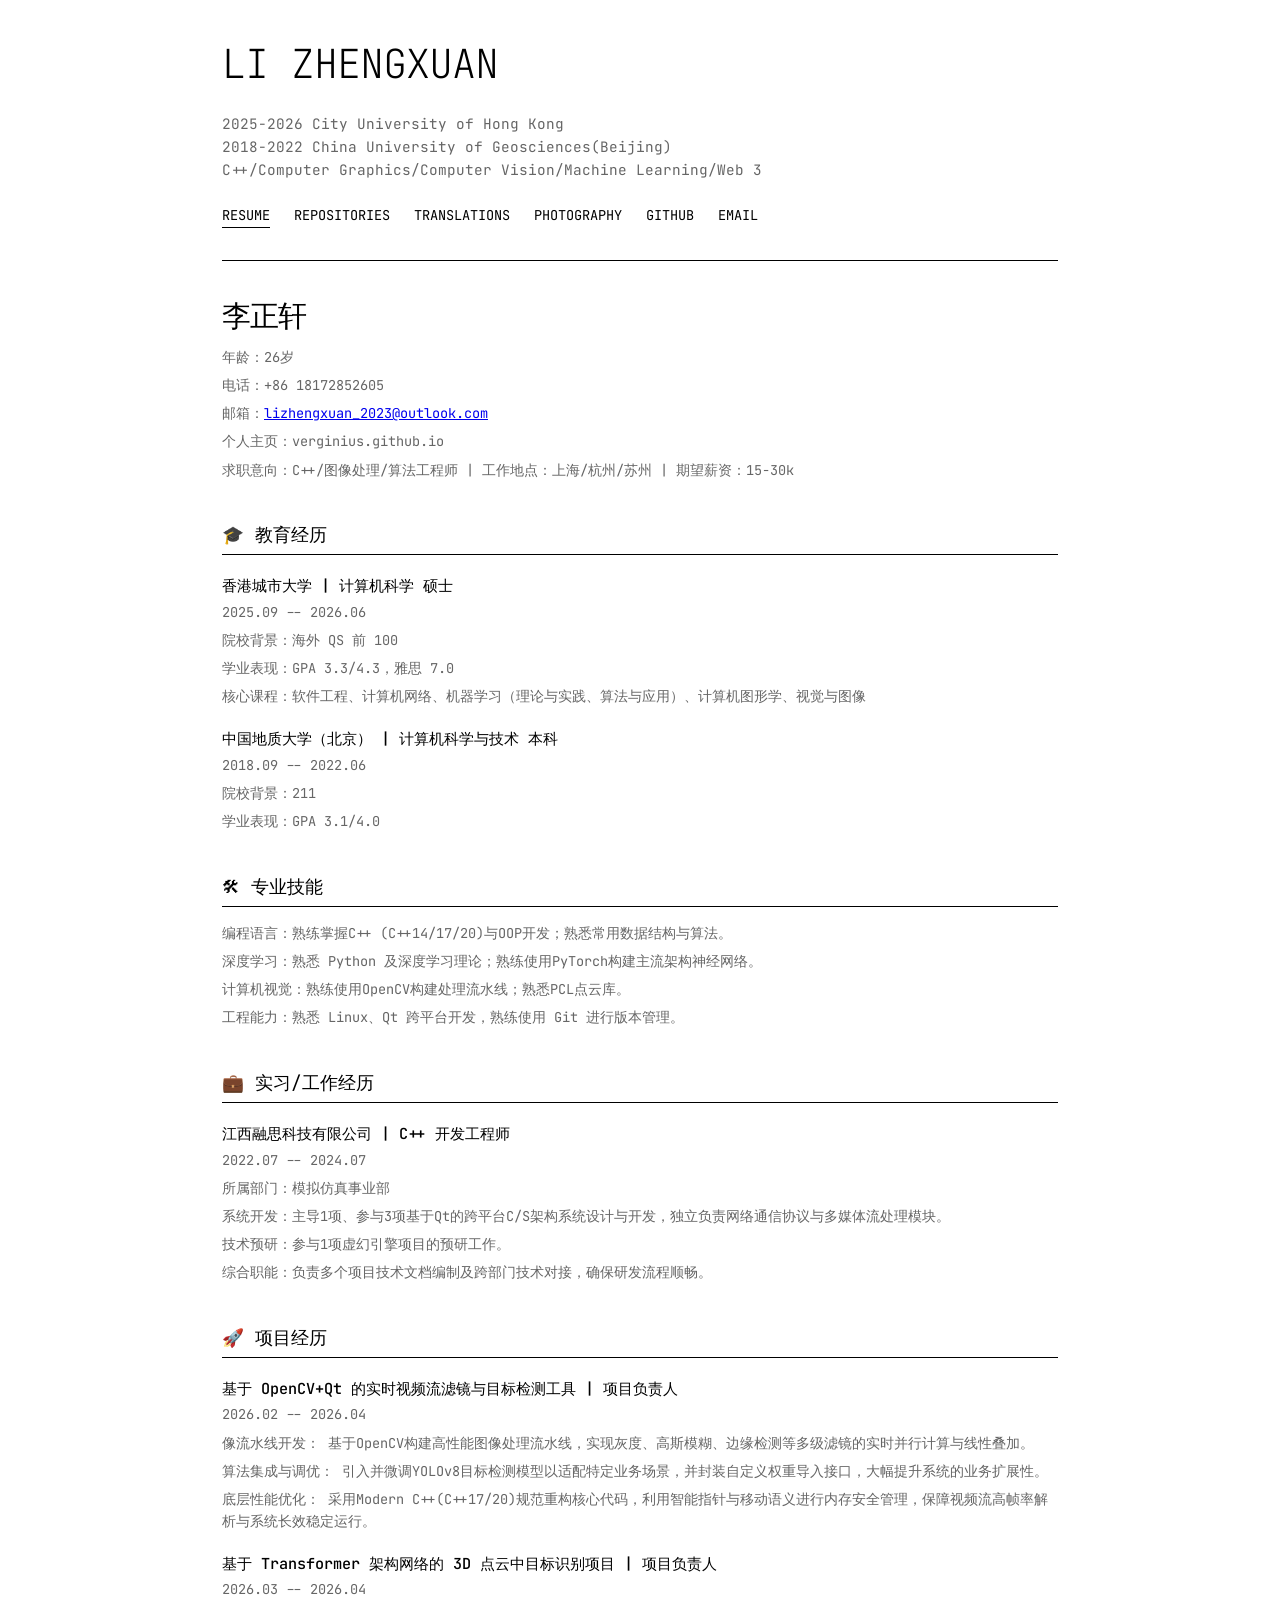
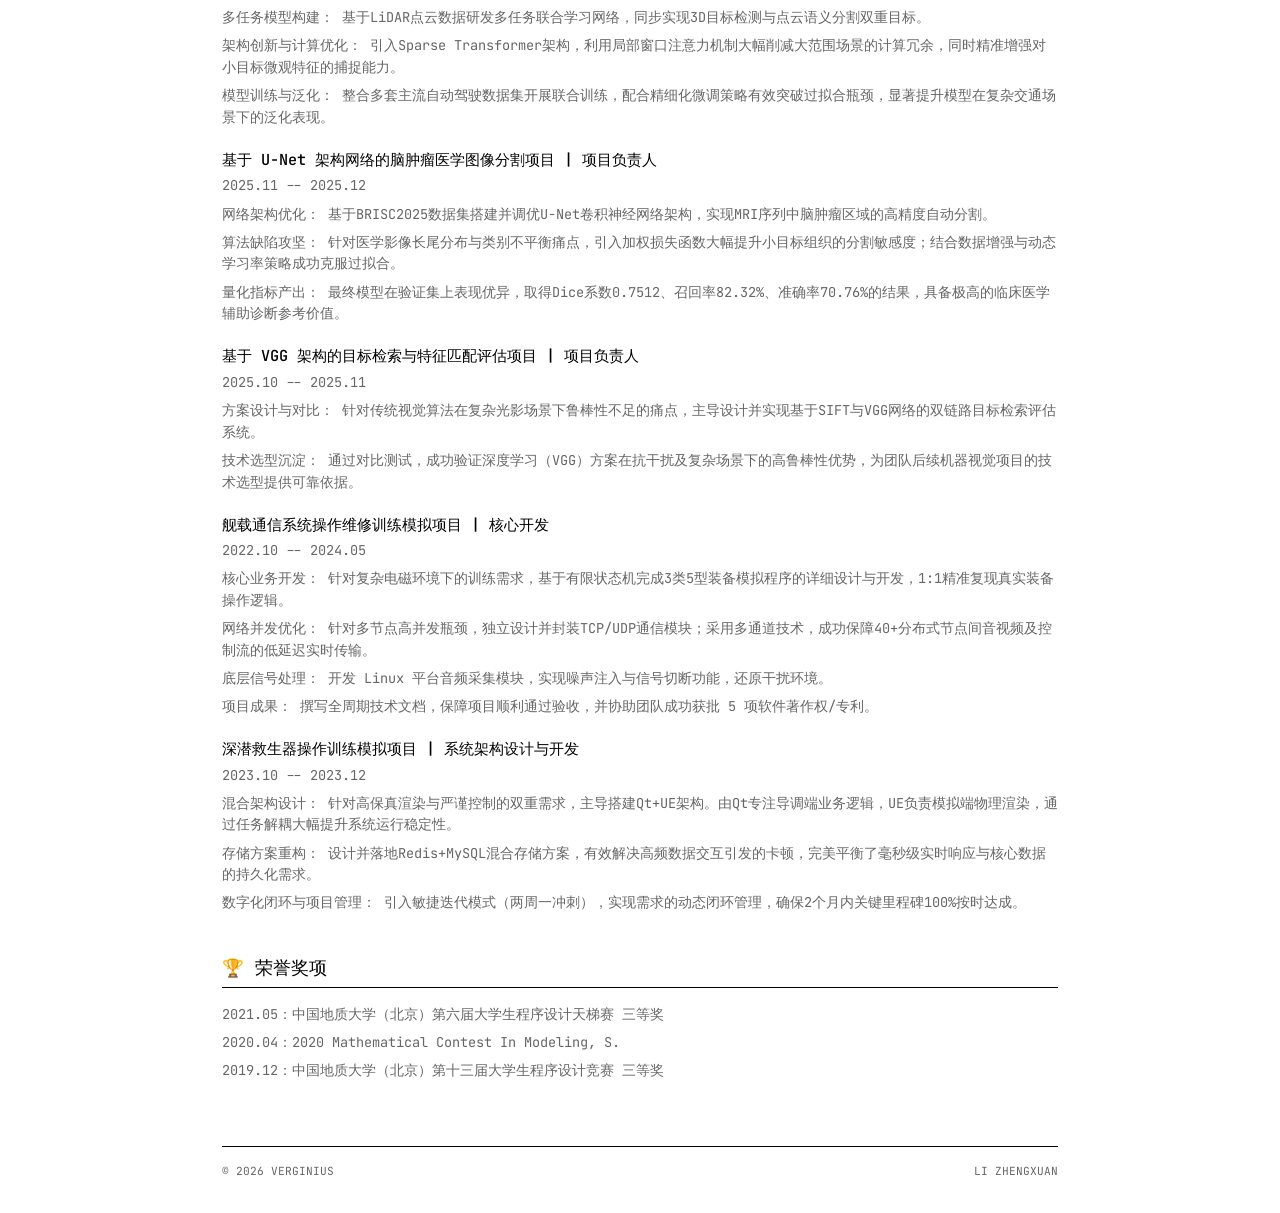
<file: index.html>
<!DOCTYPE html>
<html lang="zh-CN">
<head>
    <meta charset="UTF-8">
    <meta name="viewport" content="width=device-width, initial-scale=1.0">
    <title>Verginius | Repository Hub</title>
    <link rel="stylesheet" href="assets/common.css">
    <script src="assets/common.js" defer></script>
    <style>
        /* CV / Markdown Styles */
        #cv-content h1 {
            font-size: 1.8rem;
            font-weight: 200;
            letter-spacing: -1px;
            text-transform: uppercase;
            margin-bottom: 0.5rem;
        }

        #cv-content h2 {
            font-size: 1.1rem;
            font-weight: 400;
            text-transform: uppercase;
            margin-top: 2.5rem;
            margin-bottom: 1rem;
            padding-bottom: 0.3rem;
            border-bottom: var(--border-style);
        }

        #cv-content h3 {
            font-size: 0.95rem;
            font-weight: 500;
            margin-top: 1.2rem;
            margin-bottom: 0.2rem;
        }

        #cv-content p {
            font-size: 0.85rem;
            color: var(--dim-color);
            margin-bottom: 0.4rem;
        }

        #cv-content ul {
            list-style: none;
            padding: 0;
        }

        #cv-content ul li {
            font-size: 0.85rem;
            color: var(--dim-color);
            padding-left: 1rem;
            margin-bottom: 0.3rem;
            position: relative;
        }

        #cv-content ul li::before {
            content: "—";
            position: absolute;
            left: 0;
            opacity: 0.4;
        }

        #cv-content strong {
            color: var(--text-color);
            font-weight: 500;
        }

        #cv-loading {
            padding: 2rem;
            text-align: center;
            font-style: italic;
            color: var(--dim-color);
        }
    </style>
</head>
<body>

    <header id="site-header"></header>

    <main>
        <div id="cv-loading">Loading resume...</div>
        <div id="cv-content"></div>
    </main>

    <footer>
        <span>&copy; <span id="year"></span> VERGINIUS</span>
        <span>LI ZHENGXUAN</span>
    </footer>

    <script src="/js/marked.min.js"></script>
    <script src="/js/sql/sql-wasm.js"></script>
    <script>
        async function loadCV() {
            try {
                const SQL = await initSqlJs({
                    locateFile: file => `/js/sql/${file}`
                });
                const response = await fetch('assets/data.db');
                if (!response.ok) throw new Error('DB not found');
                const buffer = await response.arrayBuffer();
                const db = new SQL.Database(new Uint8Array(buffer));

                const result = db.exec("SELECT content FROM documents WHERE name = 'cv'");
                if (result.length > 0) {
                    document.getElementById('cv-loading').style.display = 'none';
                    document.getElementById('cv-content').innerHTML = marked.parse(result[0].values[0][0]);
                }
            } catch (err) {
                document.getElementById('cv-loading').textContent = 'Unable to load resume.';
                console.error(err);
            }
        }

        window.addEventListener('DOMContentLoaded', loadCV);
    </script>
</file>
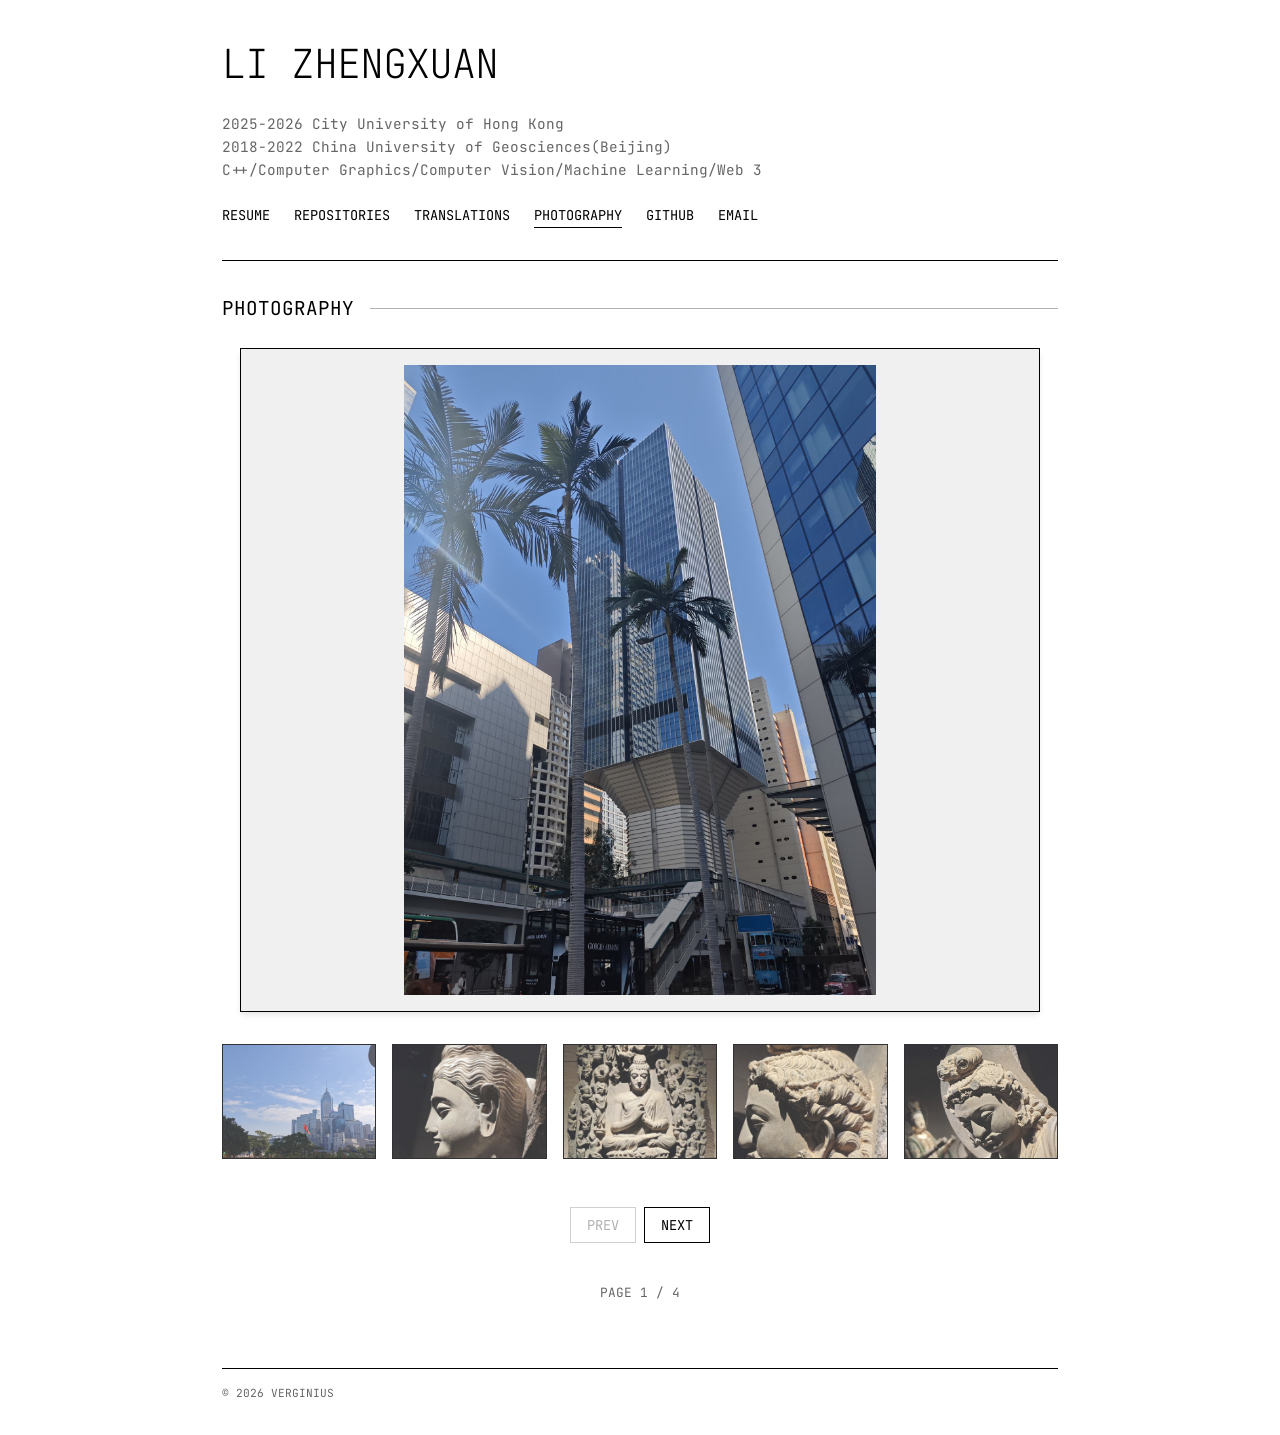
<file: photography.html>
<!DOCTYPE html>
<html lang="zh-CN">
<head>
    <meta charset="UTF-8">
    <meta name="viewport" content="width=device-width, initial-scale=1.0">
    <title>Verginius | Photography</title>
    <link rel="stylesheet" href="assets/common.css">
    <script src="assets/common.js" defer></script>
    <style>
        /* Photography Section Styles */
        #photo-layout {
            display: flex;
            flex-direction: column;
            gap: 2rem;
            align-items: center; /* Center the featured image */
        }

        #featured-wrapper {
            width: 100%;
            max-width: 800px; /* Limit max width for better viewing on large screens */
            display: flex;
            justify-content: center;
            align-items: center;
            background-color: var(--hover-bg);
            border: var(--border-style);
            padding: 1rem;
            box-shadow: 0 4px 6px -1px rgba(0, 0, 0, 0.1);
            min-height: 400px; /* Reserve space to prevent layout jump */
        }

        #featured-image {
            max-width: 100%;
            max-height: 70vh; /* Don't be too tall */
            object-fit: contain;
            cursor: zoom-in; /* Indicate full size view */
            transition: opacity 0.3s ease;
        }

        #thumbnails-container {
            display: grid;
            grid-template-columns: repeat(5, 1fr); /* 5 columns for the remaining photos */
            gap: 1rem;
            width: 100%;
        }

        .thumbnail-card {
            border: var(--border-style);
            aspect-ratio: 4/3;
            overflow: hidden;
            background-color: var(--hover-bg);
            cursor: pointer;
            opacity: 0.8;
            transition: all 0.2s ease;
        }

        .thumbnail-card:hover {
            opacity: 1;
            transform: translateY(-2px);
            box-shadow: 0 4px 6px -1px rgba(0, 0, 0, 0.1);
        }

        .thumbnail-card img {
            width: 100%;
            height: 100%;
            object-fit: cover;
            display: block; 
        }

        /* Mobile adjustments */
        @media (max-width: 768px) {
            #thumbnails-container {
                grid-template-columns: repeat(3, 1fr); /* 3 cols on mobile */
                gap: 0.5rem;
            }
            #featured-wrapper {
                padding: 0.5rem;
                min-height: 300px;
            }
        }
        
        .pagination {
            display: flex;
            justify-content: center;
            gap: 0.5rem;
            margin-top: 1rem;
        }

        .pagination button {
            background: none;
            border: var(--border-style);
            color: var(--text-color);
            padding: 0.5rem 1rem;
            cursor: pointer;
            font-family: inherit;
            font-size: 0.85rem;
            transition: all 0.2s;
        }

        .pagination button:hover:not(:disabled) {
            background-color: var(--text-color);
            color: var(--bg-color);
        }
        
        .pagination button:disabled {
            opacity: 0.3;
            cursor: not-allowed;
            border-color: var(--dim-color);
        }
        
        .pagination-info {
            text-align: center; 
            font-size: 0.8rem;
            color: var(--dim-color);
            margin-top: 0.5rem;
        }

    </style>
</head>
<body>

    <header id="site-header"></header>

    <main>
        <div class="section-title">PHOTOGRAPHY</div>
        <div id="photo-layout">
            <div id="featured-wrapper">
                <img id="featured-image" alt="Featured Work" onclick="viewFullSize()">
            </div>
            <div id="thumbnails-container">
                <!-- 5 items will be loaded here -->
            </div>
            <div class="pagination">
                <button id="prev-btn" onclick="changePage(-1)">PREV</button>
                <button id="next-btn" onclick="changePage(1)">NEXT</button>
            </div>
            <div id="page-info" class="pagination-info">Page 1</div>
        </div>
    </main>

    <footer>
        <span>&copy; <span id="year"></span> VERGINIUS</span>
    </footer>

    <script src="/js/sql/sql-wasm.js"></script>
    <script>
        let db = null;
        let photoFilenames = [];
        const blobURLs = new Map();
        const itemsPerPage = 6;
        let currentPage = 1;
        let currentFeaturedIndex = 0;

        async function initDB() {
            document.getElementById('page-info').textContent = 'Loading...';
            document.getElementById('prev-btn').disabled = true;
            document.getElementById('next-btn').disabled = true;
            try {
                const SQL = await initSqlJs({
                    locateFile: file => `/js/sql/${file}`
                });
                const response = await fetch('assets/data.db');
                if (!response.ok) throw new Error('DB not found');
                const buffer = await response.arrayBuffer();
                db = new SQL.Database(new Uint8Array(buffer));

                const result = db.exec('SELECT filename FROM photos ORDER BY filename DESC');
                if (result.length > 0) {
                    photoFilenames = result[0].values.map(row => row[0]);
                }
                renderPhotos();
            } catch (err) {
                document.getElementById('page-info').textContent = 'Failed to load photos.';
                console.error(err);
            }
        }

        function getImageURL(filename) {
            if (blobURLs.has(filename)) return blobURLs.get(filename);
            const result = db.exec('SELECT data FROM photos WHERE filename = ?', [filename]);
            if (!result.length) return null;
            const blob = new Blob([result[0].values[0][0]], { type: 'image/jpeg' });
            const url = URL.createObjectURL(blob);
            blobURLs.set(filename, url);
            return url;
        }

        function renderPhotos() {
            if (!db) return;
            const start = (currentPage - 1) * itemsPerPage;
            const end = start + itemsPerPage;
            const pageItems = photoFilenames.slice(start, end);
            if (pageItems.length === 0) return;
            if (currentFeaturedIndex >= pageItems.length) currentFeaturedIndex = 0;

            const featuredImg = document.getElementById('featured-image');
            featuredImg.style.opacity = 0.5;
            setTimeout(() => {
                featuredImg.src = getImageURL(pageItems[currentFeaturedIndex]);
                featuredImg.alt = pageItems[currentFeaturedIndex];
                featuredImg.style.opacity = 1;
            }, 100);

            const thumbsContainer = document.getElementById('thumbnails-container');
            thumbsContainer.innerHTML = '';
            pageItems.forEach((filename, index) => {
                if (index === currentFeaturedIndex) return;
                const card = document.createElement('div');
                card.className = 'thumbnail-card';
                const img = document.createElement('img');
                img.src = getImageURL(filename);
                img.alt = filename;
                img.loading = 'lazy';
                card.appendChild(img);
                card.onclick = () => { currentFeaturedIndex = index; renderPhotos(); };
                card.title = 'View larger';
                thumbsContainer.appendChild(card);
            });

            document.getElementById('prev-btn').disabled = currentPage === 1;
            document.getElementById('next-btn').disabled = end >= photoFilenames.length;
            const totalPages = Math.ceil(photoFilenames.length / itemsPerPage);
            document.getElementById('page-info').textContent = `PAGE ${currentPage} / ${totalPages}`;
        }

        function changePage(delta) {
            currentPage += delta;
            currentFeaturedIndex = 0;
            renderPhotos();
        }

        function viewFullSize() {
            const featuredImg = document.getElementById('featured-image');
            if (featuredImg.src) window.open(featuredImg.src, '_blank');
        }

        window.addEventListener('DOMContentLoaded', initDB);
    </script>
</body>
</html>
</file>
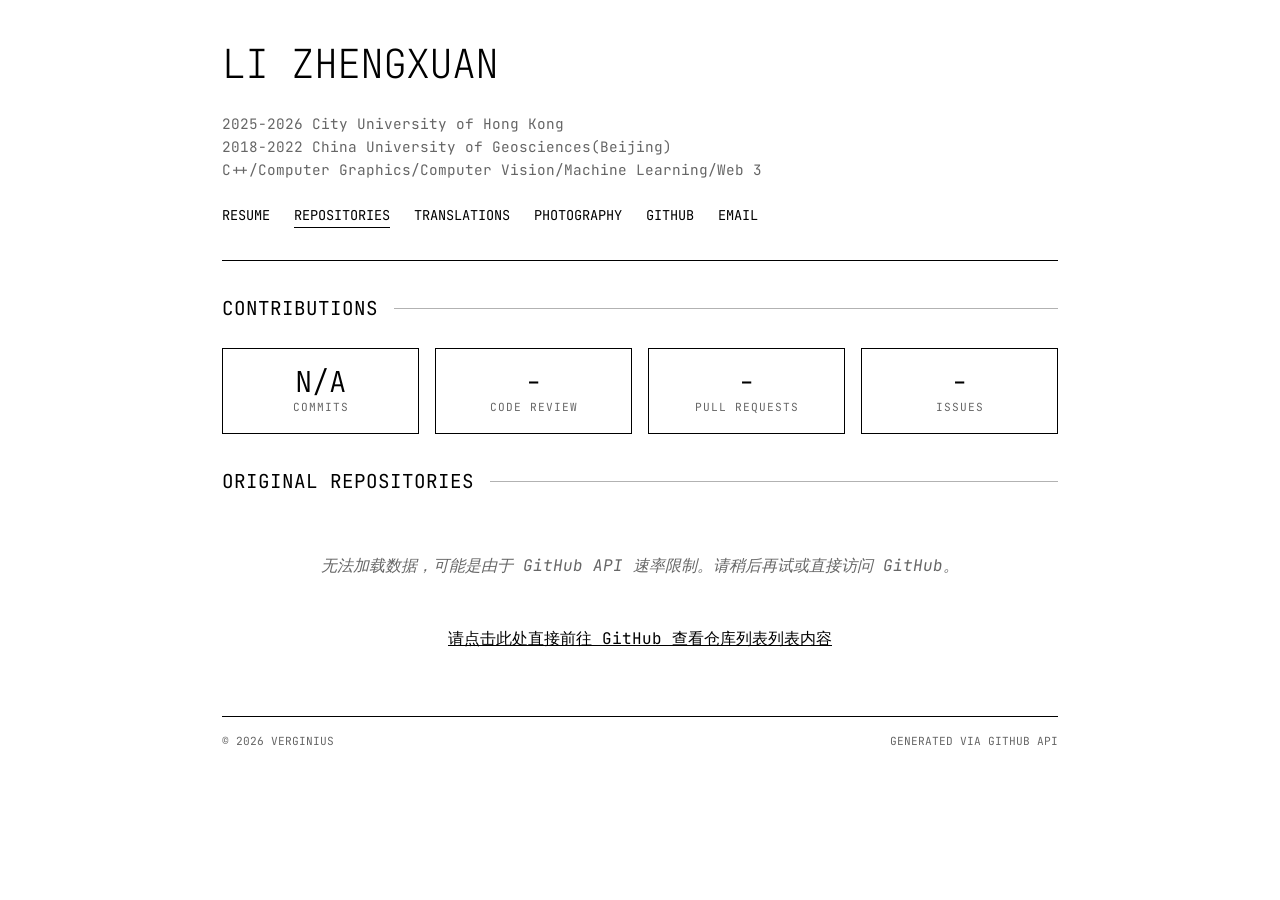
<file: repositories.html>
<!DOCTYPE html>
<html lang="zh-CN">
<head>
    <meta charset="UTF-8">
    <meta name="viewport" content="width=device-width, initial-scale=1.0">
    <title>Verginius | Repository Hub</title>
    <link rel="stylesheet" href="assets/common.css">
    <script src="assets/common.js" defer></script>
    <style>
        #repo-container {
            display: grid;
            grid-template-columns: 1fr;
            gap: 1rem;
        }

        .repo-card {
            border: var(--border-style);
            padding: 1.5rem;
            text-decoration: none;
            color: inherit;
            transition: all 0.2s ease;
            position: relative;
            overflow: hidden;
        }

        .repo-card:hover {
            background-color: var(--hover-bg);
            transform: translateX(5px);
        }

        .repo-header {
            display: flex;
            justify-content: space-between;
            align-items: baseline;
            margin-bottom: 0.5rem;
        }

        .repo-name {
            font-size: 1.1rem;
            font-weight: 500;
        }

        .repo-stats {
            font-size: 0.8rem;
            color: var(--dim-color);
        }

        .repo-desc {
            font-size: 0.85rem;
            color: var(--dim-color);
            max-width: 80%;
        }

        .repo-lang {
            margin-top: 1rem;
            display: inline-block;
            font-size: 0.7rem;
            padding: 2px 8px;
            border: var(--border-style);
            opacity: 0.7;
        }

        #loading, #error {
            padding: 2rem;
            text-align: center;
            font-style: italic;
            color: var(--dim-color);
        }

        @media (max-width: 600px) {
            .repo-header { flex-direction: column; }
            .repo-stats { margin-top: 0.5rem; }
            .stats-grid { grid-template-columns: repeat(2, 1fr); }
        }

        /* Stats Grid Styles */
        .stats-grid {
            display: grid;
            grid-template-columns: repeat(4, 1fr);
            gap: 1rem;
            margin-bottom: 2rem;
            animation: fadeIn 0.5s ease-in;
        }

        .stat-box {
            border: var(--border-style);
            padding: 1rem;
            display: flex;
            flex-direction: column;
            align-items: center;
            justify-content: center;
            text-decoration: none;
            color: inherit;
            transition: transform 0.2s, background-color 0.2s;
        }

        .stat-box:hover {
            transform: translateY(-2px);
            background: var(--hover-bg);
        }

        .stat-value {
            font-size: 1.8rem;
            font-weight: 300;
            line-height: 1.2;
        }

        .stat-label {
            font-size: 0.7rem;
            color: var(--dim-color);
            letter-spacing: 1px;
            text-transform: uppercase;
        }

        @keyframes fadeIn {
            from { opacity: 0; transform: translateY(10px); }
            to { opacity: 1; transform: translateY(0); }
        }
    </style>
</head>
<body>

    <header id="site-header"></header>

    <main>
        <div class="section-title">CONTRIBUTIONS</div>
        <div id="stats-loading" style="text-align: center; color: var(--dim-color); margin-bottom: 2rem;">Loading stats...</div>
        <div class="stats-grid" id="stats-grid" style="display: none;">
            <a href="https://github.com/search?q=author:Verginius&type=Commits" target="_blank" class="stat-box">
                <div class="stat-value" id="stat-commits">-</div>
                <div class="stat-label">Commits</div>
            </a>
            <a href="https://github.com/pulls?q=is:pr+reviewed-by:Verginius" target="_blank" class="stat-box">
                <div class="stat-value" id="stat-reviews">-</div>
                <div class="stat-label">Code Review</div>
            </a>
            <a href="https://github.com/pulls?q=is:pr+author:Verginius" target="_blank" class="stat-box">
                <div class="stat-value" id="stat-prs">-</div>
                <div class="stat-label">Pull Requests</div>
            </a>
             <a href="https://github.com/issues?q=is:issue+author:Verginius" target="_blank" class="stat-box">
                <div class="stat-value" id="stat-issues">-</div>
                <div class="stat-label">Issues</div>
            </a>
        </div>

        <div class="section-title">ORIGINAL REPOSITORIES</div>
        <div id="loading">正在扫描原创仓库...</div>
        <div id="error" style="display: none;">无法加载数据，可能是由于 GitHub API 速率限制。请稍后再试或直接访问 GitHub。</div>
        <div id="repo-container"></div>
    </main>

    <footer>
        <span>&copy; <span id="year"></span> VERGINIUS</span>
        <span>GENERATED VIA GITHUB API</span>
    </footer>

    <script>
        const GITHUB_USERNAME = 'Verginius';

        /**
         * 获取用户贡献统计数据
         */
        async function fetchContributionStats() {
            const statsGrid = document.getElementById('stats-grid');
            const statsLoading = document.getElementById('stats-loading');
            
            // 使用 localStorage 缓存数据 (1小时)，避免频繁触发 API 限制
            const CACHE_KEY = `github_stats_${GITHUB_USERNAME}`;
            const cached = localStorage.getItem(CACHE_KEY);
            if (cached) {
                try {
                    const parsed = JSON.parse(cached);
                    // 1小时过期 time < 3600000
                    if (Date.now() - parsed.timestamp < 3600000) {
                        updateStatsUI(parsed.data);
                        return;
                    }
                } catch (e) { localStorage.removeItem(CACHE_KEY); }
            }

            const queries = [
                // Commits - 这是一个近似值，通过搜索 API 获取
                { key: 'commits', url: `https://api.github.com/search/commits?q=author:${GITHUB_USERNAME}&sort=author-date&order=desc`, headers: {'Accept': 'application/vnd.github.cloak-preview'} },
                // Code Review - 搜索 review 过的 PR
                { key: 'reviews', url: `https://api.github.com/search/issues?q=reviewed-by:${GITHUB_USERNAME}+type:pr` },
                // Pull Requests - 用户创建的 PR
                { key: 'prs', url: `https://api.github.com/search/issues?q=author:${GITHUB_USERNAME}+type:pr` },
                // Issues - 用户创建的 Issue
                { key: 'issues', url: `https://api.github.com/search/issues?q=author:${GITHUB_USERNAME}+type:issue` }
            ];

            try {
                // 使用 Promise.allSettled 允许部分失败
                const results = await Promise.allSettled(queries.map(q => 
                    fetch(q.url, { headers: q.headers || {} })
                        .then(r => {
                            if (!r.ok) throw new Error(r.status);
                            return r.json();
                        })
                        .then(data => ({ key: q.key, count: data.total_count }))
                ));

                const stats = {};
                results.forEach((res, index) => {
                    const key = queries[index].key;
                    if (res.status === 'fulfilled') {
                        stats[key] = res.value.count;
                    } else {
                        console.warn(`Failed to fetch ${key}:`, res.reason);
                        stats[key] = '-'; // 失败或受限
                    }
                });

                // 更新 UI 并缓存
                updateStatsUI(stats);
                localStorage.setItem(CACHE_KEY, JSON.stringify({
                    timestamp: Date.now(),
                    data: stats
                }));

            } catch (err) {
                console.error('Stats fetch error:', err);
                if (statsLoading) statsLoading.textContent = 'Data unavailable (API Rate Limit)';
            }
        }

        function updateStatsUI(data) {
            const setVal = (id, val) => {
                const el = document.getElementById(id);
                // Handle commit count fallback if it failed but others succeeded
                if (id === 'stat-commits' && val === '-') { 
                     if (el) el.textContent = 'N/A'; 
                     return;
                }
                if (el) el.textContent = val;
            };

            setVal('stat-commits', data.commits);
            setVal('stat-reviews', data.reviews);
            setVal('stat-prs', data.prs);
            setVal('stat-issues', data.issues);

            const loader = document.getElementById('stats-loading');
            const grid = document.getElementById('stats-grid');
            if (loader) loader.style.display = 'none';
            if (grid) grid.style.display = 'grid';
        }

        /**
         * 改进的获取数据函数
         * 移除了不可靠的镜像 API，直接使用官方 API 并增加异常捕捉
         */
        async function fetchGitHubData() {
            // fetchContributionStats called in init
            const repoContainer = document.getElementById('repo-container');
            const loading = document.getElementById('loading');
            const error = document.getElementById('error');
            //const bioElement = document.getElementById('user-bio');

            try {
                // 2. 获取仓库列表 - 强制使用官方 API 以避免 CORS 问题
                const repoResponse = await fetch(`https://api.github.com/users/${GITHUB_USERNAME}/repos?per_page=100&sort=updated`);

                if (!repoResponse.ok) {
                    throw new Error(`GitHub API returned ${repoResponse.status}`);
                }

                const repos = await repoResponse.json();

                // 3. 过滤出原创仓库 (fork === false)
                const originalRepos = repos.filter(repo => !repo.fork);

                loading.style.display = 'none';

                if (originalRepos.length === 0) {
                    repoContainer.innerHTML = '<p style="text-align:center; color:var(--dim-color);">没有找到原创仓库。</p>';
                    return;
                }

                // 渲染
                originalRepos.forEach(repo => {
                    const card = document.createElement('a');
                    card.className = 'repo-card';
                    card.href = repo.html_url;
                    card.target = '_blank';

                    card.innerHTML = `
                        <div class="repo-header">
                            <span class="repo-name">${repo.name.toUpperCase()}</span>
                            <span class="repo-stats">★ ${repo.stargazers_count} / ${repo.language || 'Plain'}</span>
                        </div>
                        <p class="repo-desc">${repo.description || 'No description available for this repository.'}</p>
                        ${repo.language ? `<span class="repo-lang">${repo.language}</span>` : ''}
                    `;
                    repoContainer.appendChild(card);
                });

            } catch (err) {
                console.error('Fetch error:', err);
                loading.style.display = 'none';
                error.style.display = 'block';
                // 提供回退显示
                repoContainer.innerHTML = `
                    <p style="text-align:center; margin-top:1rem;">
                        <a href="https://github.com/${GITHUB_USERNAME}?tab=repositories" target="_blank" style="color:var(--text-color);">
                            请点击此处直接前往 GitHub 查看仓库列表列表内容
                        </a>
                    </p>
                `;
            }
        }

        // 初始化加载
        async function init() {
            try {
                // Fetch stats and repos in parallel
                await Promise.all([fetchContributionStats(), fetchGitHubData()]);
            } catch (err) {
                console.error('Initialization error:', err);
            }
        }
        
        window.addEventListener('DOMContentLoaded', init);
    </script>
</body>
</html>
</file>
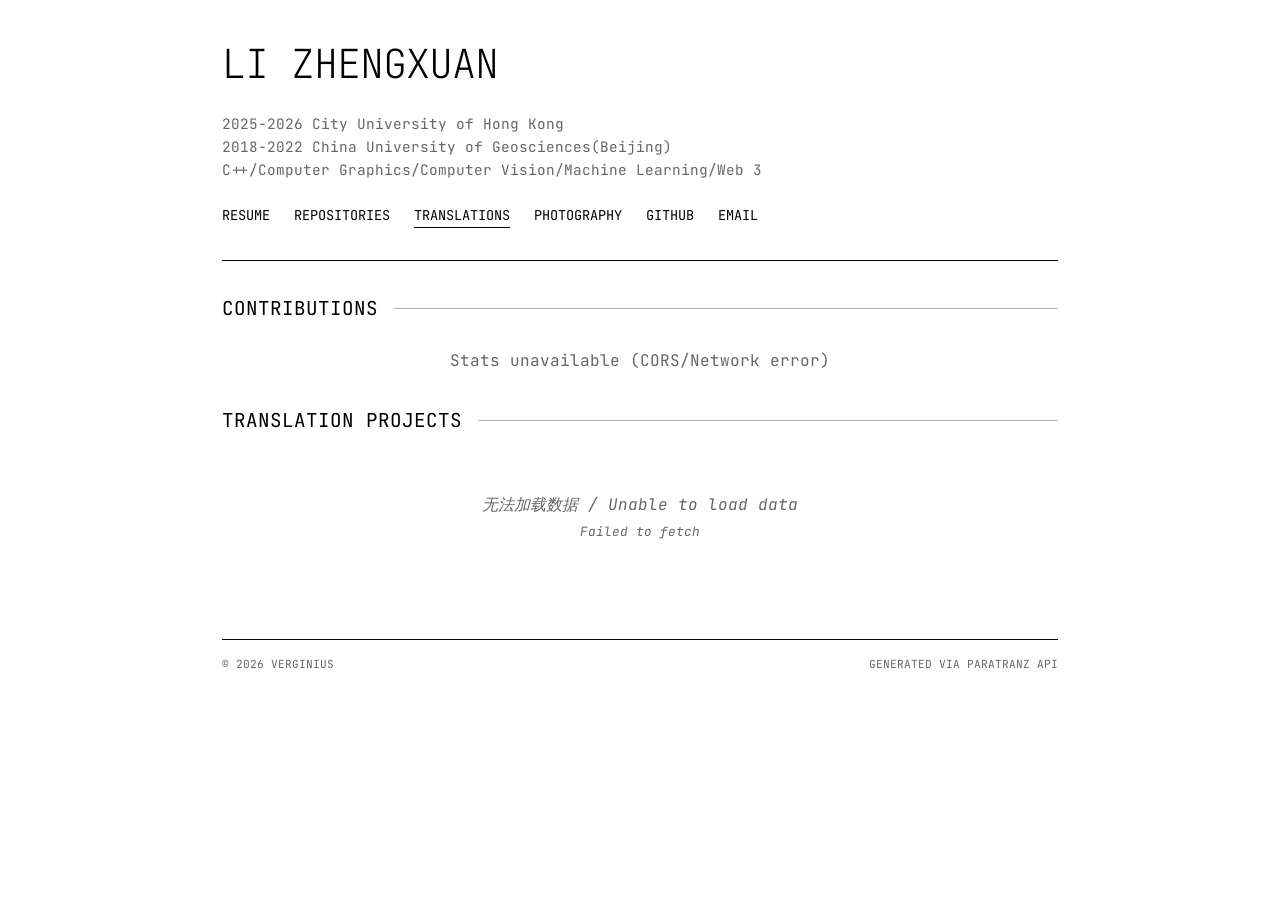
<file: translations.html>
<!DOCTYPE html>
<html lang="zh-CN">
<head>
    <meta charset="UTF-8">
    <meta name="viewport" content="width=device-width, initial-scale=1.0">
    <title>Verginius | Translations</title>
    <link rel="stylesheet" href="assets/common.css">
    <script src="assets/common.js" defer></script>
    <style>
        #trans-container {
            display: grid;
            grid-template-columns: 1fr;
            gap: 1rem;
        }

        .trans-card {
            border: var(--border-style);
            padding: 1.5rem;
            text-decoration: none;
            color: inherit;
            transition: all 0.2s ease;
            position: relative;
            overflow: hidden;
            display: flex;
            gap: 1.5rem;
            align-items: center;
        }

        .trans-card:hover {
            background-color: var(--hover-bg);
            transform: translateX(5px);
        }

        .trans-logo {
            width: 60px;
            height: 60px;
            border-radius: 4px;
            object-fit: cover;
            background-color: var(--dim-color);
            flex-shrink: 0;
        }

        .trans-content {
            flex: 1;
        }

        .trans-header {
            display: flex;
            justify-content: space-between;
            align-items: baseline;
            margin-bottom: 0.5rem;
        }

        .trans-name {
            font-size: 1.1rem;
            font-weight: 500;
        }

        .trans-game {
            font-size: 0.8rem;
            color: var(--dim-color);
            text-transform: uppercase;
            border: var(--border-style);
            padding: 2px 6px;
            opacity: 0.7;
        }

        #loading, #error {
            padding: 2rem;
            text-align: center;
            font-style: italic;
            color: var(--dim-color);
        }

        @media (max-width: 600px) {
            .trans-card { flex-direction: column; align-items: flex-start; }
            .stats-grid { grid-template-columns: repeat(2, 1fr); }
        }

        .stats-grid {
            display: grid;
            grid-template-columns: repeat(4, 1fr);
            gap: 1rem;
            margin-bottom: 2rem;
            animation: fadeIn 0.5s ease-in;
        }

        .stat-box {
            border: var(--border-style);
            padding: 1rem;
            display: flex;
            flex-direction: column;
            align-items: center;
            justify-content: center;
            transition: transform 0.2s;
        }

        .stat-box:hover {
            transform: translateY(-2px);
            background: var(--hover-bg);
        }

        .stat-value {
            font-size: 1.8rem;
            font-weight: 300;
            line-height: 1.2;
        }

        .stat-label {
            font-size: 0.7rem;
            color: var(--dim-color);
            letter-spacing: 1px;
            text-transform: uppercase;
        }

        @keyframes fadeIn {
            from { opacity: 0; transform: translateY(10px); }
            to { opacity: 1; transform: translateY(0); }
        }
    </style>
</head>
<body>

    <header id="site-header"></header>

    <main>
        <div class="section-title">CONTRIBUTIONS</div>
        <div id="stats-loading" style="text-align: center; color: var(--dim-color); margin-bottom: 2rem;">Loading stats...</div>
        <div class="stats-grid" id="stats-grid" style="display: none;">
            <div class="stat-box">
                <div class="stat-value" id="stat-translated">0</div>
                <div class="stat-label">Translations</div>
            </div>
            <div class="stat-box">
                <div class="stat-value" id="stat-edited">0</div>
                <div class="stat-label">Edits</div>
            </div>
            <div class="stat-box">
                <div class="stat-value" id="stat-reviewed">0</div>
                <div class="stat-label">Reviews</div>
            </div>
             <div class="stat-box">
                <div class="stat-value" id="stat-commented">0</div>
                <div class="stat-label">Comments</div>
            </div>
        </div>

        <div class="section-title">TRANSLATION PROJECTS</div>
        <div id="loading">正在获取 Paratranz 数据...</div>
        <div id="error" style="display: none;">无法加载数据，可能是由于网络问题或 API 限制。</div>
        <div id="trans-container"></div>
    </main>

    <footer>
        <span>&copy; <span id="year"></span> VERGINIUS</span>
        <span>GENERATED VIA PARATRANZ API</span>
    </footer>

    <script>
        const USER_ID = 2888; // Based on previous fetch
        const PROXY_URL = 'https://api.codetabs.com/v1/proxy?quest=';

        /**
         * 通用获取数据函数，包含 CORS 代理降级策略
         */
        async function fetchData(url) {
            try {
                // 1. 尝试直连
                const response = await fetch(url);
                if (!response.ok) throw new Error(`Direct fetch failed: ${response.status}`);
                return await response.json();
            } catch (err) {
                console.warn(`Direct fetch failed for ${url}, trying proxy...`, err);
                // 2. 如果直连失败（如 CORS 错误），尝试使用代理
                try {
                    const proxyResponse = await fetch(PROXY_URL + encodeURIComponent(url));
                    if (!proxyResponse.ok) throw new Error(`Proxy fetch failed: ${proxyResponse.status}`);
                    return await proxyResponse.json();
                } catch (proxyErr) {
                    console.error(`All fetch attempts failed for ${url}`, proxyErr);
                    throw proxyErr; // 抛出最终错误
                }
            }
        }

        async function fetchUserStats() {
            const statsGrid = document.getElementById('stats-grid');
            const statsLoading = document.getElementById('stats-loading');
            
            try {
                const data = await fetchData(`https://paratranz.cn/api/users/${USER_ID}`);
                
                document.getElementById('stat-translated').textContent = data.translated || 0;
                document.getElementById('stat-edited').textContent = data.edited || 0;
                document.getElementById('stat-reviewed').textContent = data.reviewed || 0;
                document.getElementById('stat-commented').textContent = data.commented || 0;
                
                statsLoading.style.display = 'none';
                statsGrid.style.display = 'grid';
            } catch (err) {
                console.error('Stats fetch error:', err);
                statsLoading.textContent = 'Stats unavailable (CORS/Network error)';
            }
        }

        async function fetchTranslations() {
            const container = document.getElementById('trans-container');
            const loading = document.getElementById('loading');
            const error = document.getElementById('error');

            try {
                const data = await fetchData(`https://paratranz.cn/api/users/${USER_ID}/projects`);
                
                // The API returns an array of user project relations.
                // Each item has a "project" object containing details.
                const projects = data.map(item => {
                    const projectDetails = item.project || {};
                    return {
                        id: projectDetails.id,
                        name: projectDetails.name || 'Unknown Project',
                        logo: projectDetails.logo,
                        game: item.game || 'Game',
                        stage: projectDetails.stage,
                        // Add any other properties you need from projectDetails
                    };
                });

                loading.style.display = 'none';

                if (!projects || projects.length === 0) {
                    container.innerHTML = '<p style="text-align:center; color:var(--dim-color);">暂无参与的翻译项目。</p>';
                    return;
                }

                container.innerHTML = ''; // clear loading message if still there

                projects.forEach(p => {
                    const card = document.createElement('a');
                    card.className = 'trans-card';
                    card.href = `https://paratranz.cn/projects/${p.id}`;
                    card.target = '_blank';

                    let logoUrl = p.logo;
                    if (logoUrl && !logoUrl.startsWith('http')) {
                        logoUrl = 'https://static.paratranz.cn' + logoUrl;
                    } 
                    if (!logoUrl) logoUrl = 'https://static.paratranz.cn/img/logo.png'; 

                    card.innerHTML = `
                        <img src="${logoUrl}" class="trans-logo" onerror="this.style.display='none'">
                        <div class="trans-content">
                            <div class="trans-header">
                                <span class="trans-name">${p.name}</span>
                                <span class="trans-game">${p.game || 'GAME'}</span>
                            </div>
                        </div>
                    `;
                    container.appendChild(card);
                });

            } catch (err) {
                console.error('Fetch error:', err);
                loading.style.display = 'none';
                error.innerHTML = '无法加载数据 / Unable to load data<br><small style="font-size:0.8em; color:var(--dim-color);">' + err.message + '</small>';
                error.style.display = 'block';
            }
        }

        async function init() {
            try {
                // Fetch stats and projects in parallel
                await Promise.all([fetchUserStats(), fetchTranslations()]);
            } catch (err) {
                console.error('Initialization error:', err);
            }
        }

        window.addEventListener('DOMContentLoaded', init);
    </script>
</body>
</html>
</file>
<file: assets/common.css>
@import url('https://fonts.googleapis.com/css2?family=Fira+Code:wght@300;400;500&family=JetBrains+Mono:wght@200;400&display=swap');

:root {
    --bg-color: #ffffff;
    --text-color: #000000;
    --dim-color: #666666;
    --border-style: 1px solid #000000;
    --hover-bg: #f0f0f0;
}

@media (prefers-color-scheme: dark) {
    :root {
        --bg-color: #000000;
        --text-color: #ffffff;
        --dim-color: #999999;
        --border-style: 1px solid #ffffff;
        --hover-bg: #1a1a1a;
    }
}

* {
    box-sizing: border-box;
    margin: 0;
    padding: 0;
}

body {
    background-color: var(--bg-color);
    color: var(--text-color);
    font-family: 'JetBrains Mono', 'Fira Code', monospace;
    line-height: 1.6;
    padding: 2rem;
    max-width: 900px;
    margin: 0 auto;
    transition: background 0.3s, color 0.3s;
}

header {
    border-bottom: var(--border-style);
    padding-bottom: 2rem;
    margin-bottom: 2rem;
}

h1 {
    font-size: 2.5rem;
    font-weight: 200;
    letter-spacing: -1px;
    text-transform: uppercase;
}

.bio {
    margin-top: 1rem;
    color: var(--dim-color);
    font-size: 0.9rem;
}

.nav-links {
    margin-top: 1.5rem;
    display: flex;
    gap: 1.5rem;
}

.nav-links a {
    color: var(--text-color);
    text-decoration: none;
    border-bottom: 1px solid transparent;
    font-size: 0.85rem;
    cursor: pointer;
}

.nav-links a.active {
    border-bottom: var(--border-style);
}

.nav-links a:hover {
    border-bottom: var(--border-style);
}

.section-title {
    font-size: 1.2rem;
    margin-bottom: 1.5rem;
    display: flex;
    align-items: center;
}

.section-title::after {
    content: "";
    flex: 1;
    height: 1px;
    background: var(--text-color);
    margin-left: 1rem;
    opacity: 0.3;
}

footer {
    margin-top: 4rem;
    padding-top: 1rem;
    border-top: var(--border-style);
    font-size: 0.7rem;
    color: var(--dim-color);
    display: flex;
    justify-content: space-between;
}

::-webkit-scrollbar {
    width: 5px;
}

::-webkit-scrollbar-track {
    background: var(--bg-color);
}

::-webkit-scrollbar-thumb {
    background: var(--text-color);
}

@media (max-width: 600px) {
    body { padding: 1rem; }
    h1 { font-size: 1.8rem; }
}
</file>
